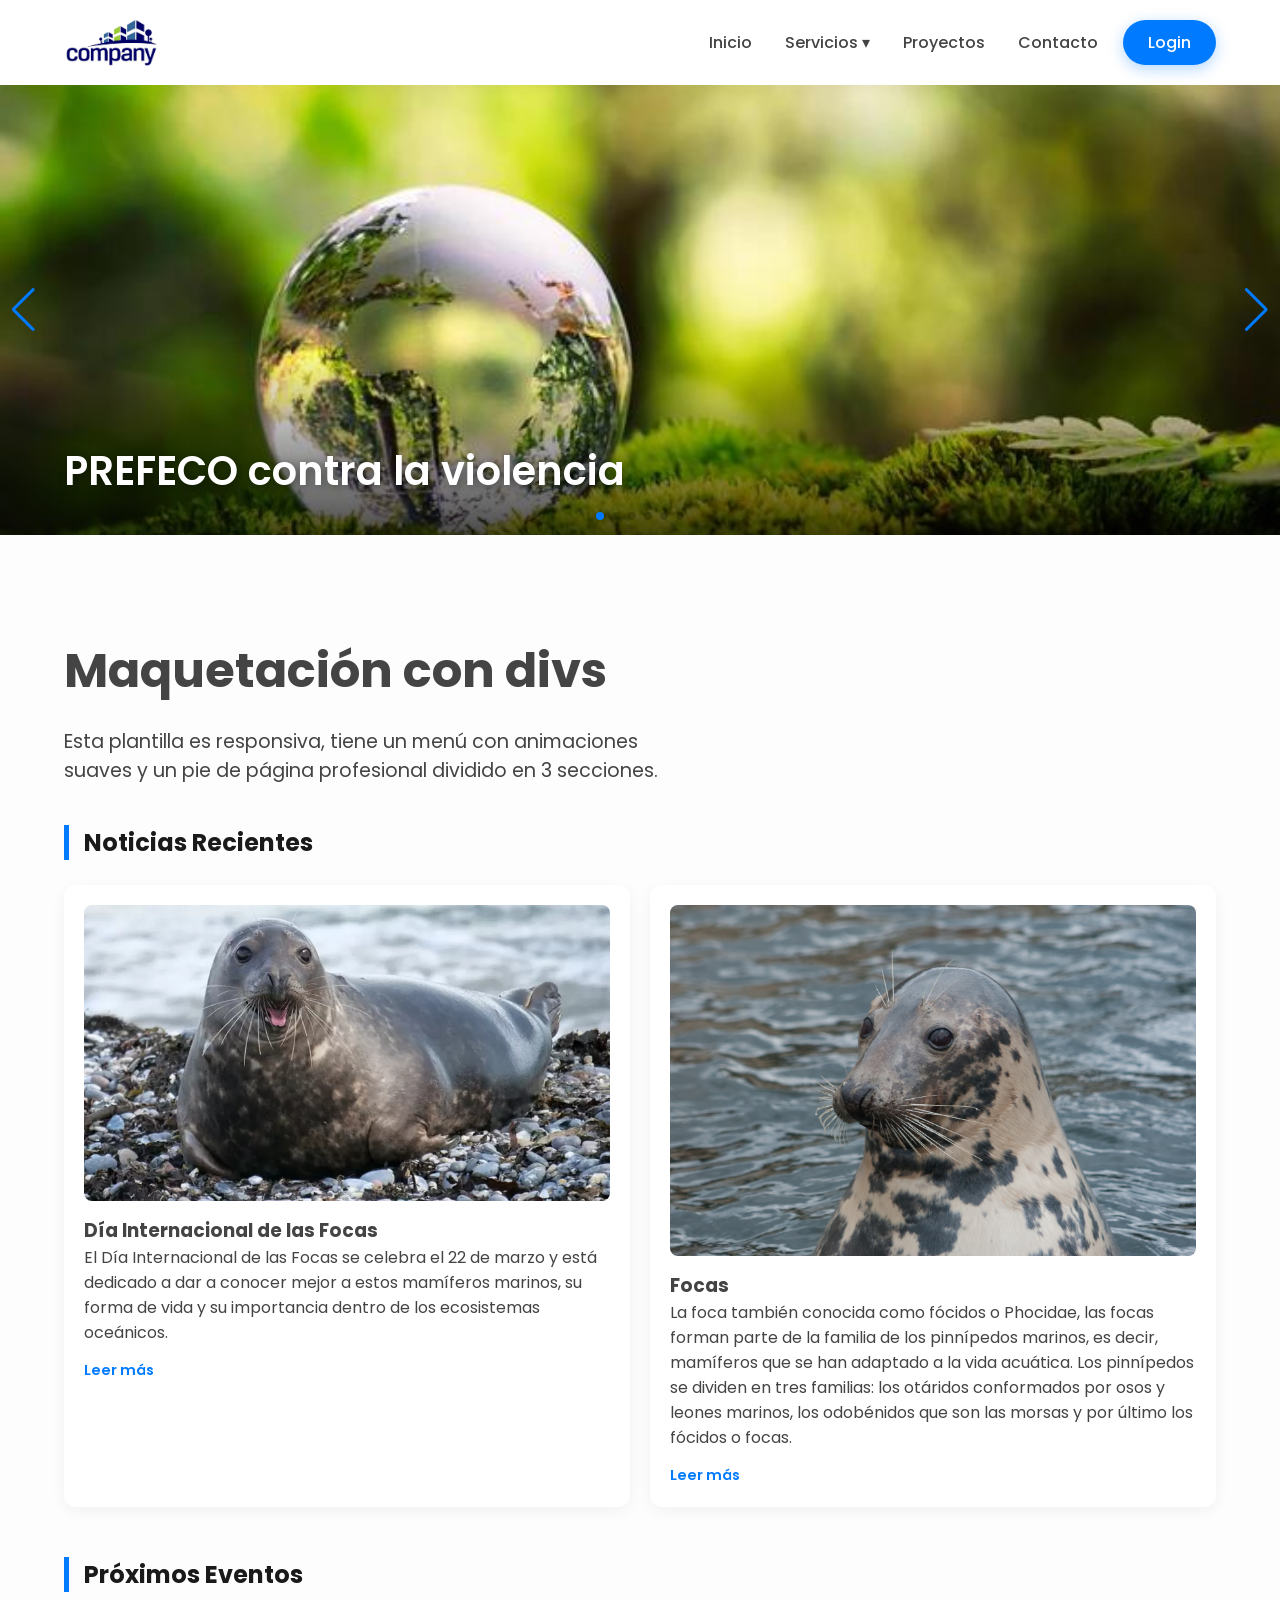
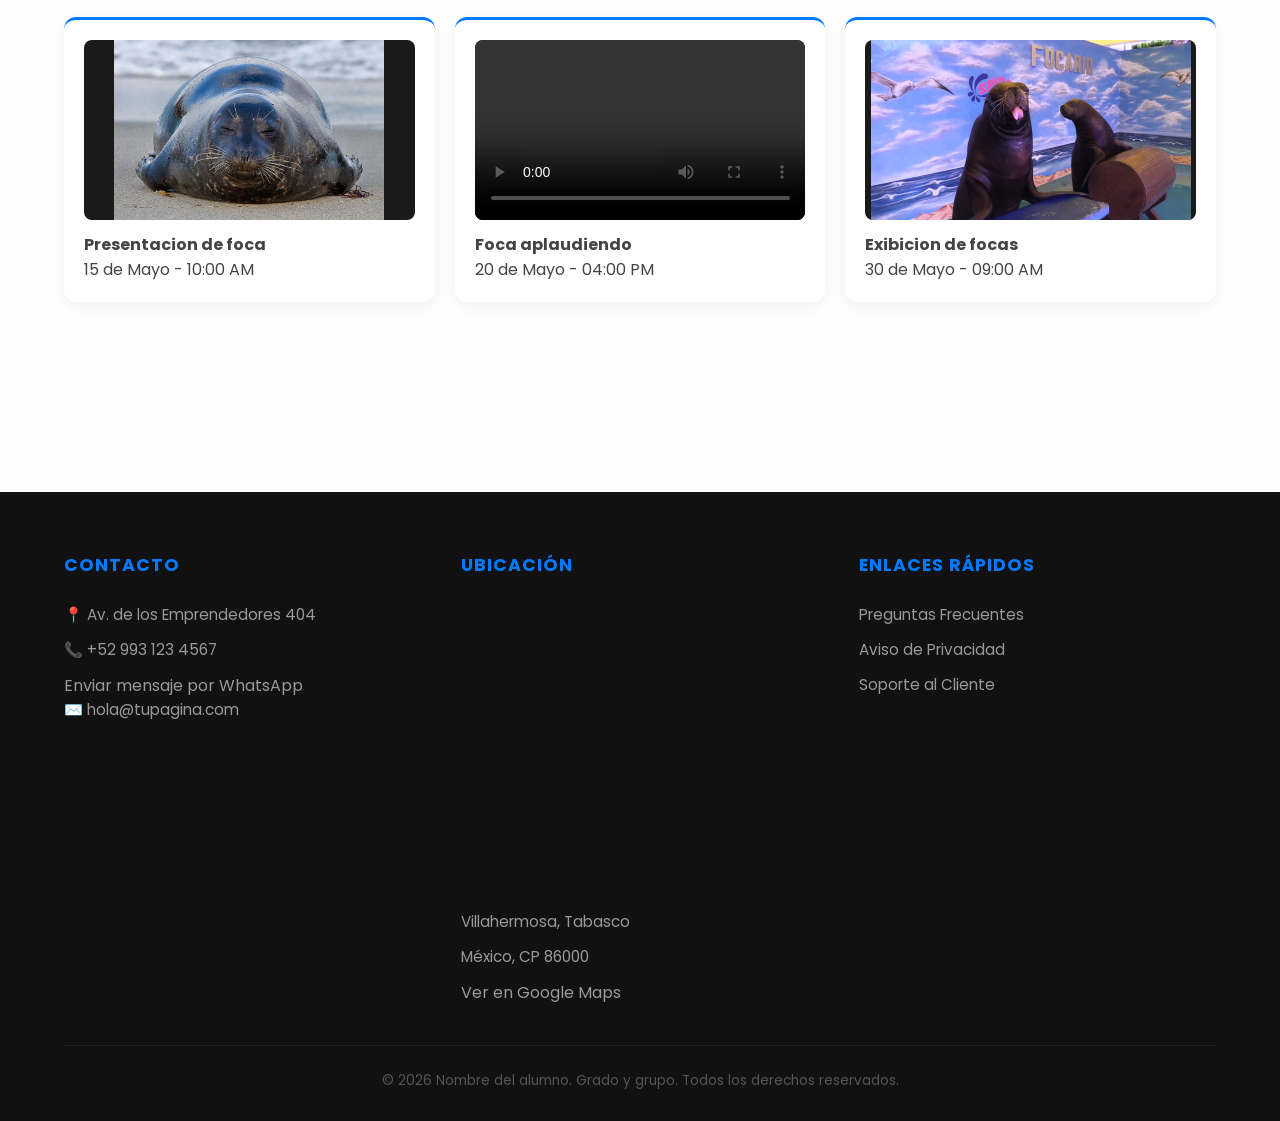
<file: index.html>
<!DOCTYPE html>
<html lang="es">
<head>
    <!-- Google tag (gtag.js) -->
<script async src="https://www.googletagmanager.com/gtag/js?id=G-BY8ZKNE004"></script>
<script>
  window.dataLayer = window.dataLayer || [];
  function gtag(){dataLayer.push(arguments);}
  gtag('js', new Date());

  gtag('config', 'G-BY8ZKNE004');
</script>
    <meta charset="UTF-8">
    <meta name="viewport" content="width=device-width, initial-scale=1.0">
    <title>Maquetación con divs</title>
        <!-- Google Fonts -->
    <link href="https://fonts.googleapis.com/css2?family=Poppins:wght@300;400;600&display=swap" rel="stylesheet">
    <link rel="stylesheet" href="estilos_maquetacion.css">
<link rel='stylesheet' href='https://cdn-uicons.flaticon.com/4.0.0/uicons-regular-rounded/css/uicons-regular-rounded.css'>
<link rel='stylesheet' href='https://cdn-uicons.flaticon.com/4.0.0/uicons-solid-straight/css/uicons-solid-straight.css'>
<link rel='stylesheet' href='https://cdn-uicons.flaticon.com/4.0.0/uicons-regular-rounded/css/uicons-regular-rounded.css'>
<link rel='stylesheet' href='https://cdn-uicons.flaticon.com/4.0.0/uicons-brands/css/uicons-brands.css'>
<link rel="shortcut icon" href="img/company.avif" type="image/x-icon">
<!-- Swiper CSS -->
<link rel="stylesheet" href="https://cdn.jsdelivr.net/npm/swiper@11/swiper-bundle.min.css" />
</head>
<body>

    <header>
        <div class="container">
            <div class="logo">
                <!-- COLOCA TU LOGO AQUÍ -->
                <a href="index.html">
                    <img src="img/company.avif"  alt="Coloca tu logo aquí">
                </a>
            </div>

            <nav>
                <ul class="nav-menu">
                    <li><a href="index.html"><i class="fi fi-rr-home"></i></i>Inicio</a></li>
                    
                    <li class="dropdown">
                        <a href="#"><i class="fi fi-ss-user"></i></i>Servicios ▾</a>
                        <ul class="dropdown-content">
                            <li><a href="#">Diseño Digital</a></li>
                            <li><a href="#">Páginas Web</a></li>
                            <li><a href="#">Mantenimiento y redes de cómputo</a></li>
                        </ul>
                    </li>
                   

                    <li><a href="#"><i class="fi fi-rr-document"></i>Proyectos</a></li>
                    <li><a href="#"><i class="fi fi-brands-telegram"></i>Contacto</a></li>
                    <li><a href="login.html" class="btn-login">Login</a></li>
                </ul>
            </nav>
        </div>
    </header>
<!-- Banner Principal -->
<div class="swiper mainBanner">
    <div class="swiper-wrapper">
        
        <!-- Slide 1 -->
        <div class="swiper-slide">
            <a href="tu-enlace-aqui.html" class="banner-link">
                <img src="banner/agua.jpg" alt="Oferta 1">
                <div class="banner-content">
                    <div class="text-box">
                        <h1>PREFECO contra la violencia</h1>
                    </div>
                </div>
            </a>
        </div>
    
        <!-- Slide 2 -->
        <div class="swiper-slide">
            <a href="otro-enlace.html" class="banner-link">
                <img src="banner/arbol.webp" alt="Oferta 2">
                <div class="banner-content">
                    <div class="text-box">
                        <h1>Orgullosamente PREFECO</h1>
                    </div>
                </div>
            </a>
        </div>
        <!-- Slide 3 -->
        <div class="swiper-slide">
            <a href="otro-enlace.html" class="banner-link">
                <img src="banner/boreal.webp" alt="Oferta 2">
                <div class="banner-content">
                    <div class="text-box">
                        <h1>Preinscripciones</h1>
                    </div>
                </div>
            </a>
        </div>
       <!-- Slide 1 -->
        <div class="swiper-slide">
            <a href="tu-enlace-aqui.html" class="banner-link">
                <img src="banner/camioneta.jpg" alt="Oferta 1">
                <div class="banner-content">
                    <div class="text-box">
                        <h1> FOCAS </h1>
                    </div>
                </div>
            </a>
        </div>
               <!-- Slide 1 -->
        <div class="swiper-slide">
            <a href="tu-enlace-aqui.html" class="banner-link">
                <img src="banner/cielo.jpg" alt="Oferta 1">
                <div class="banner-content">
                    <div class="text-box">
                        <h1>Mas alla de las nubes</h1>
                    </div>
                </div>
            </a>
        </div>
               <!-- Slide 1 -->
        <div class="swiper-slide">
            <a href="tu-enlace-aqui.html" class="banner-link">
                <img src="banner/elefante.webp" alt="Oferta 1">
                <div class="banner-content">
                    <div class="text-box">
                        <h1>Una vista inolvidable</h1>
                    </div>
                </div>
            </a>
        </div>
    </div>

    <!-- Controles -->
    <div class="swiper-button-next"></div>
    <div class="swiper-button-prev"></div>
    <div class="swiper-pagination"></div>
</div>
    <main class="container" style="padding: 100px 0;">
        <h1 style="font-size: 3rem; margin-bottom: 20px;">Maquetación con divs</h1>
        <p style="font-size: 1.2rem; max-width: 600px;">Esta plantilla es responsiva, tiene un menú con animaciones suaves y un pie de página profesional dividido en 3 secciones.</p>
        <!-- SECCIÓN DE NOTICIAS Y EVENTOS -->
        <section class="seccion-info">
            
            <!-- FILA DE 2 CUADROS (Noticias Destacadas) -->
            <h2 class="titulo-seccion">Noticias Recientes</h2>
            <div class="contenedor-dos">
                <div class="cuadro cuadro-grande">
                    <div class="imagen-placeholder"><img src="img/foca1.webp" alt="foca1"></div>
                    <h3>Día Internacional de las Focas</h3>
                    <p>El Día Internacional de las Focas se celebra el 22 de marzo y está dedicado a dar a conocer mejor a estos mamíferos marinos, su forma de vida y su importancia dentro de los ecosistemas oceánicos.</p>
                    <a href="#" class="leer-mas">Leer más</a>
                </div>
                <div class="cuadro cuadro-grande">
                    <div class="imagen-placeholder"><img src="img/foca2.jpeg" alt="foca2"></div>
                    <h3>Focas</h3>
                    <p>La foca también conocida como fócidos o Phocidae, las focas forman parte de la familia de los pinnípedos marinos, es decir, mamíferos que se han adaptado a la vida acuática. Los pinnípedos se dividen en tres familias: los otáridos conformados por osos y leones marinos, los odobénidos que son las morsas y por último los fócidos o focas.</p>
                    
                    <a href="#" class="leer-mas">Leer más</a>
                </div>
            </div>

            <!-- FILA DE 3 CUADROS (Eventos o Info Rápida) -->
            <h2 class="titulo-seccion">Próximos Eventos</h2>
            <div class="contenedor-tres">
    <!-- Cuadro con Imagen -->
    <div class="cuadro cuadro-pequeno">
        <div class="media-container">
            <img src="img/foca3.jpg" alt="foca3">
        </div>
        <h4>Presentacion de foca</h4>
        <p>15 de Mayo - 10:00 AM</p>
    </div>

    <!-- Cuadro con Video -->
    <div class="cuadro cuadro-pequeno">
        <div class="media-container">
            <video controls>
                <source src="video/videoplayback.mp4" type="video/mp4">
                Tu navegador no soporta videos.
            </video>
        </div>
        <h4>Foca aplaudiendo</h4>
        <p>20 de Mayo - 04:00 PM</p>
    </div>

    <!-- Cuadro con Info Rápida (Solo texto si quieres) -->
    <div class="cuadro cuadro-pequeno">
        <div class="media-container">
            <img src="img/foca4.jpg" alt="Evento">
        </div>
        <h4>Exibicion de focas</h4>
        <p>30 de Mayo - 09:00 AM</p>
    </div>
</div>
</section>
        
    </main>



    <footer>
        <div class="container">
            <div class="footer-grid">
                <div class="footer-col">
                    <h4>Contacto</h4>
                    <p>📍 Av. de los Emprendedores 404</p>
                    <p>📞 +52 993 123 4567</p>
<a href="https://wa.me/5210000000000?text=Hola,%20me%20gustaría%20recibir%20información%20sobre%20sus%20productos%20o%20servicios." target="_blank">
Enviar mensaje por WhatsApp

</a>
                    <p>✉️ hola@tupagina.com</p>
                </div>
                <div class="footer-col">
                    <h4>Ubicación</h4>
                    <iframe src="https://www.google.com/maps/embed?pb=!1m18!1m12!1m3!1d2081.1710682395706!2d-93.21986912402592!3d18.391844035815073!2m3!1f0!2f0!3f0!3m2!1i1024!2i768!4f13.1!3m3!1m2!1s0x85ee8cd7cc8ce477%3A0xe16984e99de48f21!2sPreparatoria%20Augusto%20Hern%C3%A1ndez%20Oliv%C3%A9!5e1!3m2!1ses-419!2smx!4v1779324373124!5m2!1ses-419!2smx" width="300" height="300" style="border:0;" allowfullscreen="" loading="lazy" referrerpolicy="no-referrer-when-downgrade"></iframe>
                    <p>Villahermosa, Tabasco</p>
                    <p>México, CP 86000</p>
                    <a href="#">Ver en Google Maps</a>
                </div>
                <div class="footer-col">
                    <h4>Enlaces Rápidos</h4>
                    <ul>
                        <li><a href="#">Preguntas Frecuentes</a></li>
                        <li><a href="#">Aviso de Privacidad</a></li>
                        <li><a href="#">Soporte al Cliente</a></li>
                    </ul>
                </div>
            </div>
            <div class="footer-bottom">
                &copy; 2026 Nombre del alumno. Grado y grupo. Todos los derechos reservados.
            </div>
        </div>
    </footer>
    <!-- Swiper JS -->
<script src="https://cdn.jsdelivr.net/npm/swiper@11/swiper-bundle.min.js"></script>

<script src="banner.js"></script>
</body>
</html>
</body>
</html>
</file>
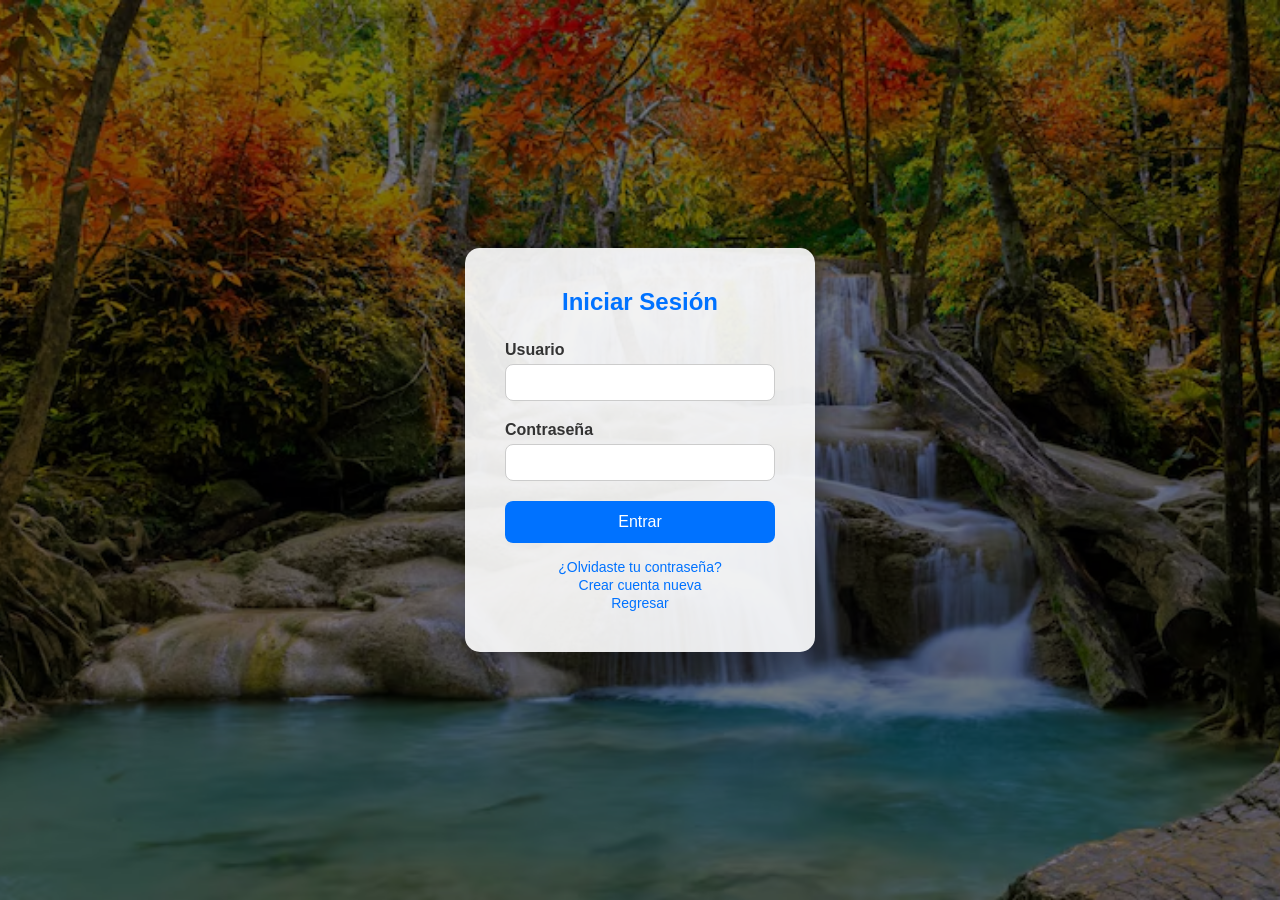
<file: login.html>
<!DOCTYPE html>
<html lang="es">
<head>
  <meta charset="UTF-8" />
  <meta name="viewport" content="width=device-width, initial-scale=1.0"/>
  <title>Iniciar Sesión</title>
<link rel="stylesheet" href="estilos.css">
</head>
<body>
  <!-- Contenedor del formulario -->
  <div class="login-box">
    <h2>Iniciar Sesión</h2>
    <form action="#" method="post" id="formularioLogin">
      <!-- Campo de usuario -->
      <label for="usuario">Usuario</label>
      <input type="text" id="usuario" name="usuario" required />

      <!-- Campo de contraseña -->
      <label for="contrasena">Contraseña</label>
      <input type="password" id="contrasena" name="contrasena" required />

      <!-- Botón de envío -->
      <input type="submit" value="Entrar" />
    </form>

    <!-- Enlaces adicionales -->
    <div class="extra">
      <p><a href="#">¿Olvidaste tu contraseña?</a></p>
      <p><a href="#">Crear cuenta nueva</a></p>
            <p><a href="index.html">Regresar</a></p>
    </div>
  </div>
  <script type="text/javascript" src="login.js"></script>
</body>
</html>
</file>
<file: estilos_maquetacion.css>
/* --- 1. VARIABLES --- */
:root {
    --color-primario: #007bff; /* Color principal (azul) */
    --color-oscuro: #1a1a1a; /* Color oscuro para textos fuertes */
    --color-texto: #444; /* Color general del texto */
    --blanco: #ffffff; /* Color blanco */
    --sombra: 0 10px 30px rgba(0,0,0,0.1); /* Sombra suave */
    --transicion: all 0.4s cubic-bezier(0.165, 0.84, 0.44, 1); /* Animación suave */
}

/* Reset básico para quitar márgenes por defecto */
* {
    margin: 0;
    padding: 0;
    box-sizing: border-box; /* Evita que el padding rompa tamaños */
}

/* Configuración general del body */
body {
    font-family: 'Poppins', sans-serif; /* Fuente */
    background-color: #fdfdfd; /* Fondo claro */
    color: var(--color-texto); /* Color del texto */
    display: flex;
    flex-direction: column;
    min-height: 100vh; /* Para que el footer quede abajo */
}

/* Contenedor centrado */
.container {
    width: 90%;
    max-width: 1200px; /* Ancho máximo */
    margin: 0 auto; /* Centrar */
}

/* --- 2. HEADER Y LOGO --- */
header {
    background: var(--blanco); /* Fondo blanco */
    padding: 15px 0;
    box-shadow: 0 2px 15px rgba(0,0,0,0.05); /* Sombra ligera */
    position: sticky; /* Se queda fijo arriba */
    top: 0;
    z-index: 1000; /* Siempre encima */
}

/* Alinea logo y menú */
header .container {
    display: flex;
    justify-content: space-between;
    align-items: center;
}

/* CONFIGURACIÓN DEL LOGO */
.logo img {
    height: 55px; /* Tamaño del logo */
    width: auto;
    display: block;
}

/* --- 3. NAVEGACIÓN Y MENÚ --- */
.nav-menu {
    display: flex; /* Menú en fila */
    list-style: none; /* Quita viñetas */
    align-items: center;
}

/* Separación entre opciones */
.nav-menu > li {
    margin-left: 25px;
    position: relative; /* Necesario para submenú */
}

/* Estilo de enlaces */
.nav-menu a {
    text-decoration: none;
    color: var(--color-oscuro);
    font-weight: 500;
    padding: 10px 0;
    transition: var(--transicion);
    display: block;

    /* Permite alinear iconos con texto */
    display: inline-flex; 
    align-items: center; 
    gap: 8px; 
    text-decoration: none; 
    color: inherit;
}

/* Línea animada debajo del menú */
.nav-menu > li > a::after {
    content: '';
    position: absolute;
    width: 0; /* Empieza invisible */
    height: 2px;
    bottom: 0;
    left: 0;
    background-color: var(--color-primario);
    transition: var(--transicion);
}

/* Cuando pasas el mouse aparece la línea */
.nav-menu > li:hover > a::after {
    width: 100%;
}

/* Cambio de color al pasar el mouse */
.nav-menu a:hover {
    color: var(--color-primario);
}

/* --- 4. SUBMENÚ DESPLEGABLE --- */
.dropdown-content {
    position: absolute;
    top: 120%; /* Debajo del menú */
    left: -20px;
    background: var(--blanco);
    min-width: 220px;
    padding: 15px 0;
    list-style: none;
    border-radius: 12px; /* Bordes redondeados */
    box-shadow: var(--sombra);

    /* Oculto por defecto */
    opacity: 0;
    visibility: hidden;
    transform: translateY(20px); /* Baja un poco */
    transition: var(--transicion);
}

/* Mostrar el submenú al pasar el mouse */
.dropdown:hover .dropdown-content {
    opacity: 1;
    visibility: visible;
    transform: translateY(0);
}

/* Estilo de opciones del submenú */
.dropdown-content li a {
    padding: 12px 25px;
    font-size: 0.9rem;
    color: var(--color-texto);
    font-weight: 400;
}

/* Hover en submenú */
.dropdown-content li a:hover {
    background-color: #f8faff;
    color: var(--color-primario);
    padding-left: 30px; /* Se mueve a la derecha */
}

/* Botón Login resaltado */
.btn-login {
    background-color: var(--color-primario);
    color: var(--blanco) !important;
    padding: 10px 25px !important;
    border-radius: 50px; /* Forma redonda */
    box-shadow: 0 4px 15px rgba(0, 123, 255, 0.3);
}

/* Efecto hover del botón */
.btn-login:hover {
    transform: translateY(-2px); /* Se levanta */
    box-shadow: 0 6px 20px rgba(0, 123, 255, 0.4);
}

/* --- 5. RESPONSIVE --- */
@media (max-width: 850px) {

    /* Header en columna */
    header .container {
        flex-direction: column;
        gap: 20px;
    }

    /* Menú se adapta */
    .nav-menu {
        flex-wrap: wrap;
        justify-content: center;
    }

    .nav-menu li {
        margin: 5px 15px;
    }

    /* Submenú en móvil */
    .dropdown-content {
        position: static; /* Ya no flotante */
        box-shadow: none;
        opacity: 1;
        visibility: visible;
        transform: none;
        display: none; /* Oculto */
        background: #f1f1f1;
    }

    /* Mostrar al hacer hover */
    .dropdown:hover .dropdown-content {
        display: block;
    }
}

/* --- 6. FOOTER 3 COLUMNAS --- */
footer {
    background: #111;
    color: #fff;
    padding: 60px 0 30px;
    margin-top: auto; /* Empuja el footer abajo */
}

/* Grid para dividir en columnas */
.footer-grid {
    display: grid;
    grid-template-columns: repeat(auto-fit, minmax(250px, 1fr)); /* Responsive */
    gap: 40px;
    margin-bottom: 40px;
}

/* Títulos del footer */
.footer-col h4 {
    color: var(--color-primario);
    margin-bottom: 25px;
    font-size: 1.1rem;
    text-transform: uppercase;
    letter-spacing: 1px;
}

/* Texto del footer */
.footer-col p, .footer-col li {
    color: #999;
    font-size: 0.95rem;
    margin-bottom: 12px;
}

/* Quita viñetas */
.footer-col ul { 
    list-style: none; 
}

/* Enlaces del footer */
.footer-col a {
    color: #999;
    text-decoration: none;
    transition: var(--transicion);
}

/* Hover enlaces */
.footer-col a:hover {
    color: var(--blanco);
}

/* Parte inferior del footer */
.footer-bottom {
    text-align: center;
    border-top: 1px solid #222;
    padding-top: 25px;
    color: #555;
    font-size: 0.85rem;
}
 /* ESTILOS CSS PARA ESTA SECCIÓN (Agrégalos a tu bloque <style>) */

    .seccion-info {
        padding: 40px 0;
    }

    .titulo-seccion {
        margin-bottom: 25px;
        color: var(--color-oscuro);
        border-left: 5px solid var(--color-primario);
        padding-left: 15px;
    }

    /* Contenedores Flexbox */
    .contenedor-dos, .contenedor-tres {
        display: flex;
        gap: 20px;
        flex-wrap: wrap; /* Para que sea responsivo */
        margin-bottom: 50px;
    }

    /* Estilo base de los cuadros */
    .cuadro {
        background: var(--blanco);
        border-radius: 12px;
        padding: 20px;
        box-shadow: 0 4px 15px rgba(0,0,0,0.05);
        transition: transform 0.3s ease;
    }

    .cuadro:hover {
        transform: translateY(-5px);
    }

    /* Tamaños específicos */
    .cuadro-grande {
        flex: 1 1 calc(50% - 20px); /* 2 cuadros por fila */
        min-width: 300px;
    }

    .cuadro-pequeno {
        flex: 1 1 calc(33.33% - 20px); /* 3 cuadros por fila */
        min-width: 250px;
        border-top: 3px solid var(--color-primario);
        align-items: center;
    }
.imagen-placeholder {
    width: 100%;
    height: auto;       /* Ya no obligamos a que mida 200px */
    overflow: hidden;
    border-radius: 8px;
    margin-bottom: 15px;
}

.imagen-placeholder img {
    width: 100%;        /* Ocupa todo el ancho disponible */
    height: auto;       /* Mantiene su proporción natural */
    display: block;
}
  
    /* Elementos internos 
    .imagen-placeholder {
        background: #eee;
        height: 150px;
        display: flex;
        align-items: center;
        justify-content: center;
        border-radius: 8px;
        margin-bottom: 15px;
        color: #888;
    }*/

    .leer-mas {
        display: inline-block;
        margin-top: 15px;
        color: var(--color-primario);
        text-decoration: none;
        font-weight: 600;
        font-size: 0.9rem;
    }
    /* Contenedor universal para fotos y videos */
.media-container {
    width: 100%;
    height: 180px;         /* Altura fija para que los 3 cuadros estén parejos */
    background-color: #1a1a1a; /* Fondo oscuro para resaltar el contenido */
    display: flex;
    align-items: center;
    justify-content: center;
    border-radius: 8px;
    margin-bottom: 12px;
    overflow: hidden;
}

/* Ajuste para que se vea TODO (Imagen) */
.media-container img {
    max-width: 100%;
    max-height: 100%;
    object-fit: contain;   /* ESTA ES LA CLAVE: No corta nada */
}

/* Ajuste para que se vea TODO (Video) */
.media-container video {
    width: 100%;
    height: 100%;
    object-fit: contain;   /* ESTA ES LA CLAVE: Muestra el video completo */
    outline: none;
}
/* --- ESTILOS DEL BANNER --- */
.mainBanner {
    width: 100%;
    height: 450px; /* Altura ideal tipo e-commerce */
    position: relative;
}

.mainBanner .swiper-slide {
    position: relative;
    overflow: hidden;
}

.mainBanner img {
    width: 100%;
    height: 100%;
    object-fit: cover; /* Ajuste perfecto de la imagen */
    object-position: center;
}

/* Capa de contenido sobre la imagen */
.banner-content {
    position: absolute;
    top: 0;
    left: 0;
    width: 100%;
    height: 100%;
    display: flex;
    align-items: center; /* Centrado vertical */
    padding-left: 10%; /* Alineado a la izquierda como ML */
    background: linear-gradient(to right, rgba(0,0,0,0.4), transparent); /* Degradado para legibilidad */
}

.text-box {
    color: white;
    max-width: 500px;
}

.text-box span {
    font-size: 0.9rem;
    font-weight: 600;
    letter-spacing: 2px;
    color: var(--color-primario);
}

.text-box h1 {
    font-size: 3rem;
    margin: 10px 0 20px;
    line-height: 1.1;
}

.btn-comprar {
    padding: 12px 30px;
    background: var(--color-primario);
    border: none;
    color: white;
    font-weight: 600;
    border-radius: 5px;
    cursor: pointer;
    transition: transform 0.3s;
}

.btn-comprar:hover {
    transform: scale(1.05);
}

/* --- RESPONSIVE --- */
@media (max-width: 768px) {
    .mainBanner { height: 300px; }
    .text-box h1 { font-size: 1.8rem; }
    .banner-content { padding-left: 5%; }
}
/* --- ESTILOS DEL BANNER --- */
.mainBanner {
    width: 100%;
    height: 450px;
    position: relative;
}

/* Hace que todo el slide sea clickable */
.banner-link {
    text-decoration: none;
    display: block;
    width: 100%;
    height: 100%;
    position: relative;
}

.mainBanner .swiper-slide {
    position: relative;
    overflow: hidden;
}

.mainBanner img {
    width: 100%;
    height: 100%;
    object-fit: cover;
    object-position: center;
    transition: transform 0.5s ease; /* Efecto zoom opcional */
}

/* Zoom suave al pasar el mouse por el banner */
.banner-link:hover img {
    transform: scale(1.05);
}

/* Capa de contenido: Alineada ABAJO a la IZQUIERDA */
.banner-content {
    position: absolute;
    top: 0;
    left: 0;
    width: 100%;
    height: 100%;
    display: flex;
    align-items: flex-end; /* Mueve el texto al fondo */
    justify-content: flex-start; /* Mueve el texto a la izquierda */
    padding: 40px 5%; /* Espacio desde los bordes */
    /* Degradado oscuro desde abajo para que el texto blanco se lea perfecto */
    background: linear-gradient(to top, rgba(0,0,0,0.7) 0%, transparent 40%);
    box-sizing: border-box;
}

.text-box {
    color: white;
    max-width: 80%;
}

.text-box h1 {
    font-size: 2.5rem;
    margin: 0;
    line-height: 1.2;
    font-weight: 600;
    /* Sombra de apoyo */
    text-shadow: 2px 2px 10px rgba(0,0,0,0.5);
}

/* --- RESPONSIVE --- */
@media (max-width: 768px) {
    .mainBanner { height: 300px; }
    .text-box h1 { font-size: 1.5rem; }
    .banner-content { padding: 20px 5%; }
}
</file>
<file: estilos.css>
/* Elimina márgenes y rellenos por defecto y ajusta el modelo de caja */
    * {
      box-sizing: border-box;
      margin: 0;
      padding: 0;
    }

    /* Estilos generales del cuerpo de la página */
    body {
      font-family: 'Segoe UI', Tahoma, Geneva, Verdana, sans-serif; /* Fuente moderna y legible */
      height: 100vh; /* Altura completa de la ventana */
      background: url('img/paisaje.avif') 
        no-repeat center center fixed; /* Imagen de fondo centrada y fija */
      background-size: cover; /* Ajusta la imagen para cubrir toda la pantalla */
      position: relative; /* Necesario para colocar la capa transparente encima */
    }

    /* Capa oscura semitransparente sobre el fondo */
    body::before {
      content: ""; /* Obligatorio para pseudoelemento */
      position: absolute; /* Cubre toda la pantalla */
      top: 0;
      left: 0;
      height: 100%;
      width: 100%;
      background-color: rgba(0, 0, 0, 0.5); /* Negro con opacidad del 50% */
      z-index: 0; /* Detrás del contenido principal */
    }

    /* Caja del formulario de login */
    .login-box {
      position: relative; /* Para situarse por encima de la capa oscura */
      z-index: 1; /* Encima de la capa transparente */
      background-color: rgba(255, 255, 255, 0.9); /* Blanco con opacidad (transparente) */
      padding: 40px; /* Espacio interior */
      border-radius: 15px; /* Bordes redondeados */
      box-shadow: 0 10px 25px rgba(0, 0, 0, 0.3); /* Sombra para efecto flotante */
      width: 100%;
      max-width: 350px; /* Ancho máximo */
      margin: auto; /* Centrado horizontal */
      top: 50%;
      transform: translateY(-50%); /* Centrado vertical */
    }

    /* Título del formulario */
    .login-box h2 {
      text-align: center;
      margin-bottom: 25px;
      color: #0072ff; /* Azul moderno */
    }

    /* Etiquetas de los campos */
    .login-box label {
      display: block;
      margin-bottom: 5px;
      font-weight: bold;
      color: #333;
    }

    /* Campos de texto */
    .login-box input[type="text"],
    .login-box input[type="password"] {
      width: 100%;
      padding: 10px;
      margin-bottom: 20px;
      border: 1px solid #ccc;
      border-radius: 8px;
      outline: none;
      transition: 0.3s ease; /* Suaviza efectos al enfocar */
    }

    /* Efecto al enfocar los campos */
    .login-box input[type="text"]:focus,
    .login-box input[type="password"]:focus {
      border-color: #0072ff; /* Borde azul al enfocar */
      box-shadow: 0 0 5px rgba(0, 114, 255, 0.3);
    }

    /* Botón de enviar */
    .login-box input[type="submit"] {
      width: 100%;
      padding: 12px;
      background-color: #0072ff; /* Azul moderno */
      color: white;
      border: none;
      border-radius: 8px;
      font-size: 16px;
      cursor: pointer;
      transition: background-color 0.3s ease;
    }

    /* Efecto al pasar el mouse sobre el botón */
    .login-box input[type="submit"]:hover {
      background-color: #005bb5; /* Azul más oscuro al pasar el cursor */
    }

    /* Estilos para enlaces adicionales */
    .login-box .extra {
      text-align: center;
      margin-top: 15px;
    }

    .login-box .extra a {
      text-decoration: none;
      color: #0072ff;
      font-size: 14px;
    }

    .login-box .extra a:hover {
      text-decoration: underline; /* Subrayado al pasar el cursor */
    }

    .btn-whatsapp {
    position: fixed;
    bottom: 20px;
    right: 20px;
    background-color: #25d366;
    color: white;
    padding: 15px 20px;
    border-radius: 30px;
    text-decoration: none;
    font-weight: bold;
    box-shadow: 0px 4px 10px rgba(0,0,0,0.3);
    z-index: 1000;
    display: flex;
    align-items: center;
}
.btn-whatsapp:hover {
    background-color: #128c7e;
}
</file>
